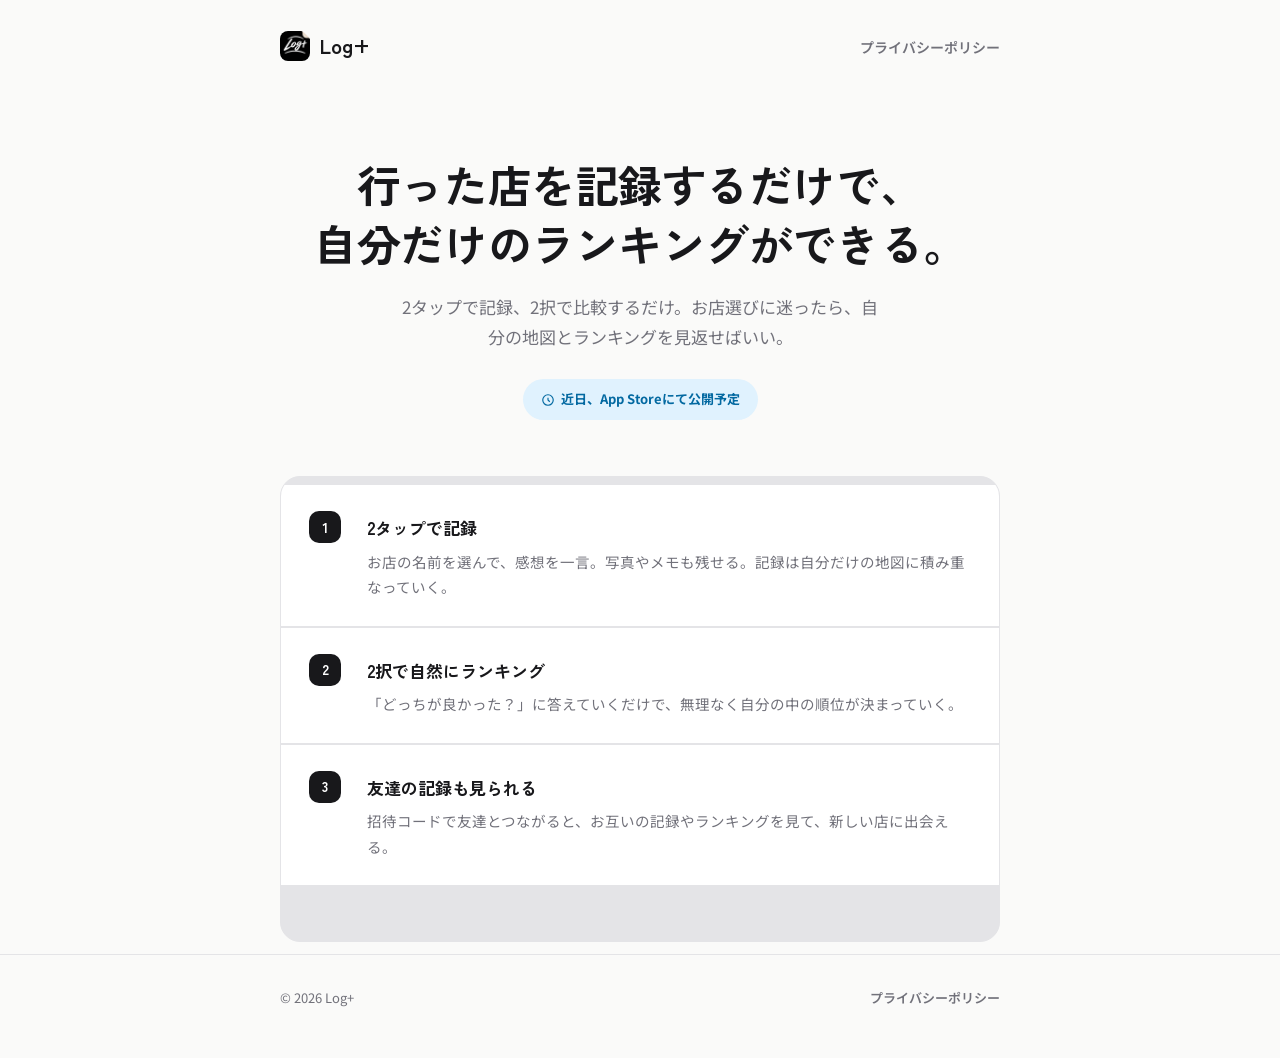
<file: index.html>
<!doctype html>
<html lang="ja">
<head>
<meta charset="utf-8" />
<meta name="viewport" content="width=device-width, initial-scale=1" />
<title>Log+ ｜ 自分だけの店の記録と地図</title>
<meta name="description" content="行った店を2タップで記録し、2択の比較で自然にランキングができる個人用マップアプリ Log+。" />
<link rel="icon" href="icon.png" />
<link rel="preconnect" href="https://fonts.googleapis.com" />
<link rel="preconnect" href="https://fonts.gstatic.com" crossorigin />
<link href="https://fonts.googleapis.com/css2?family=Zen+Kaku+Gothic+New:wght@500;700&family=Noto+Sans+JP:wght@400;500;700&display=swap" rel="stylesheet" />
<link rel="stylesheet" href="style.css" />
</head>
<body>

<header class="site-header">
  <div class="wrap">
    <div class="brand"><img src="icon.png" alt="" />Log+</div>
    <nav><a href="privacy.html">プライバシーポリシー</a></nav>
  </div>
</header>

<main>
  <section class="hero">
    <div class="wrap">
      <h1>行った店を記録するだけで、<br />自分だけのランキングができる。</h1>
      <p class="lede">
        2タップで記録、2択で比較するだけ。お店選びに迷ったら、自分の地図とランキングを見返せばいい。
      </p>
      <span class="badge">
        <svg viewBox="0 0 24 24" fill="none" stroke="currentColor" stroke-width="2"><path d="M12 8v4l3 3M21 12a9 9 0 1 1-18 0 9 9 0 0 1 18 0Z"/></svg>
        近日、App Storeにて公開予定
      </span>
    </div>
  </section>

  <section class="wrap">
    <div class="features">
      <div class="feature">
        <div class="num">1</div>
        <div>
          <h2>2タップで記録</h2>
          <p>お店の名前を選んで、感想を一言。写真やメモも残せる。記録は自分だけの地図に積み重なっていく。</p>
        </div>
      </div>
      <div class="feature">
        <div class="num">2</div>
        <div>
          <h2>2択で自然にランキング</h2>
          <p>「どっちが良かった？」に答えていくだけで、無理なく自分の中の順位が決まっていく。</p>
        </div>
      </div>
      <div class="feature">
        <div class="num">3</div>
        <div>
          <h2>友達の記録も見られる</h2>
          <p>招待コードで友達とつながると、お互いの記録やランキングを見て、新しい店に出会える。</p>
        </div>
      </div>
    </div>
  </section>
</main>

<footer class="site-footer">
  <div class="wrap">
    <span>&copy; 2026 Log+</span>
    <a href="privacy.html">プライバシーポリシー</a>
  </div>
</footer>

</body>
</html>
</file>
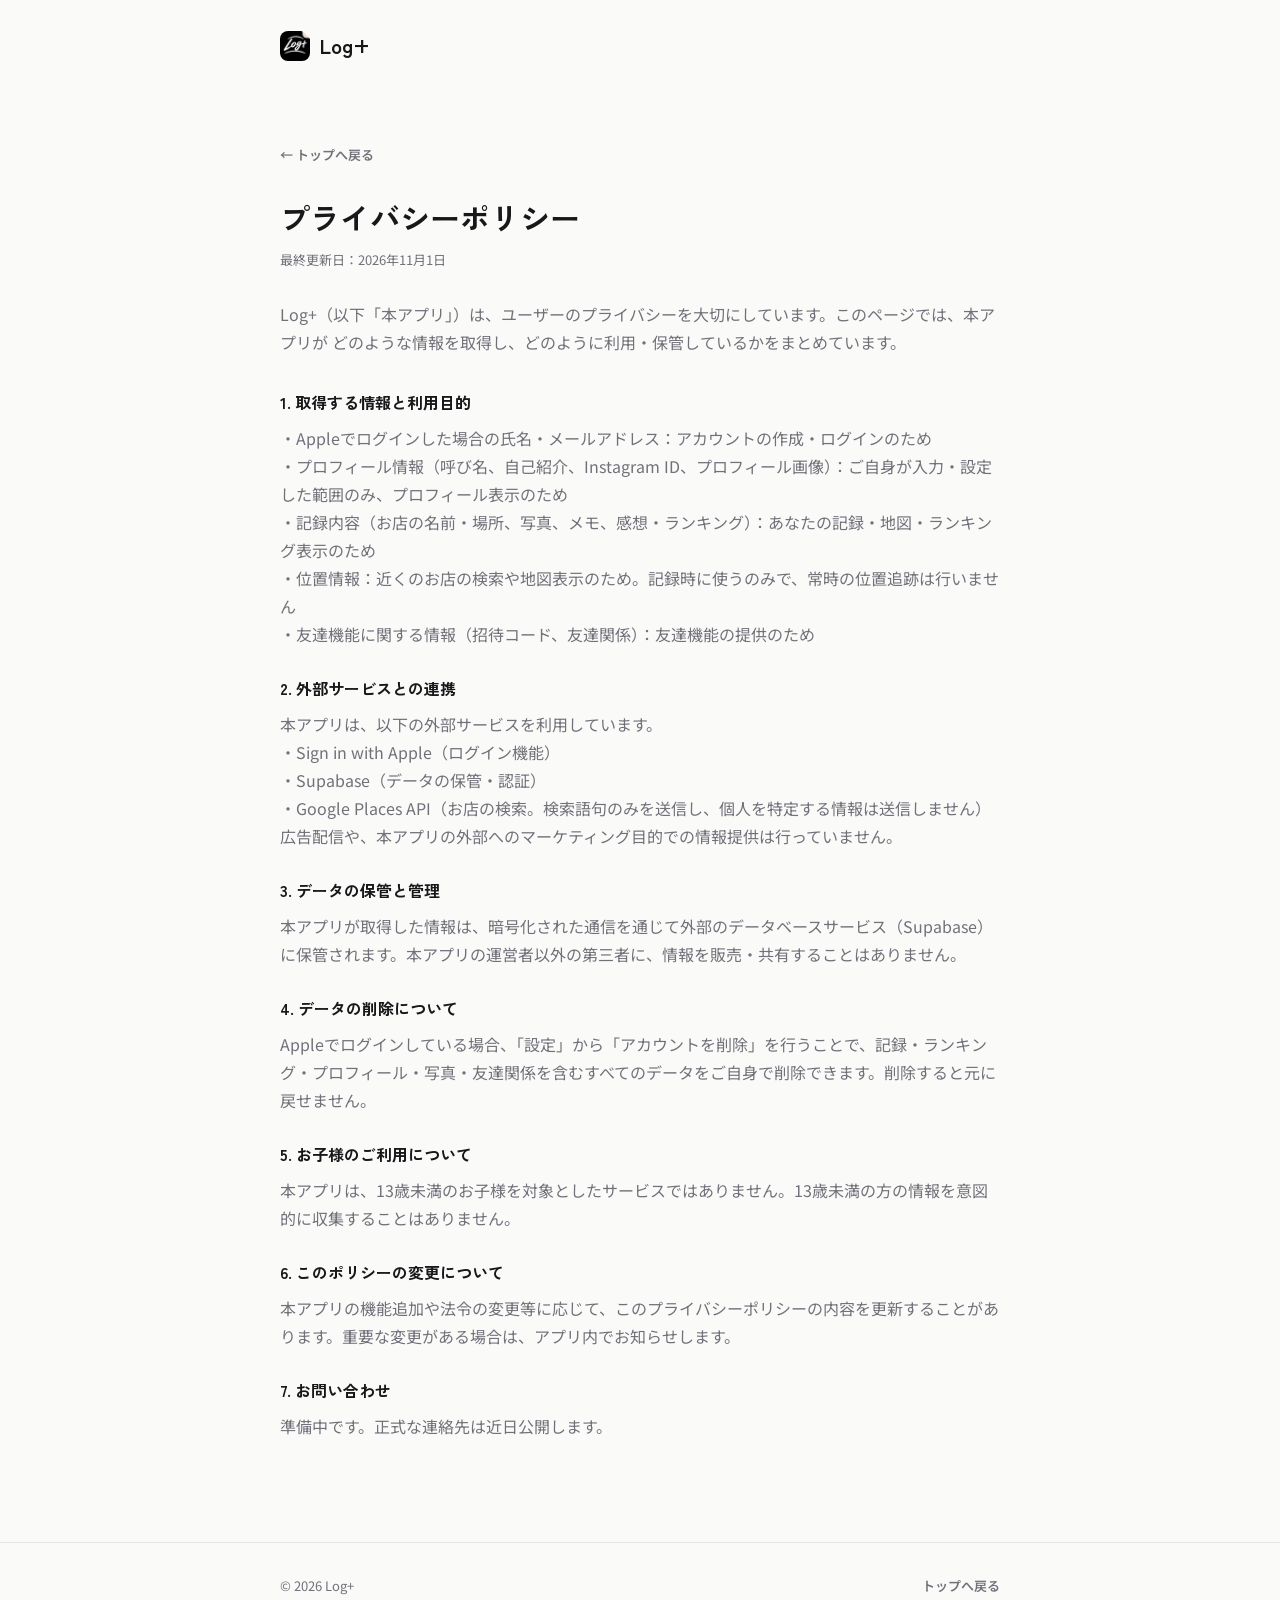
<file: privacy.html>
<!doctype html>
<html lang="ja">
<head>
<meta charset="utf-8" />
<meta name="viewport" content="width=device-width, initial-scale=1" />
<title>プライバシーポリシー ｜ Log+</title>
<meta name="description" content="Log+のプライバシーポリシー。取得する情報と利用目的、外部サービスとの連携、データの管理・削除についてまとめています。" />
<link rel="icon" href="icon.png" />
<link rel="preconnect" href="https://fonts.googleapis.com" />
<link rel="preconnect" href="https://fonts.gstatic.com" crossorigin />
<link href="https://fonts.googleapis.com/css2?family=Zen+Kaku+Gothic+New:wght@500;700&family=Noto+Sans+JP:wght@400;500;700&display=swap" rel="stylesheet" />
<link rel="stylesheet" href="style.css" />
</head>
<body>

<header class="site-header">
  <div class="wrap">
    <a class="brand" href="index.html"><img src="icon.png" alt="" />Log+</a>
  </div>
</header>

<main class="wrap doc">
  <a class="back-link" href="index.html">← トップへ戻る</a>
  <h1>プライバシーポリシー</h1>
  <p class="updated">最終更新日：2026年11月1日</p>

  <p class="intro">
    Log+（以下「本アプリ」）は、ユーザーのプライバシーを大切にしています。このページでは、本アプリが
    どのような情報を取得し、どのように利用・保管しているかをまとめています。
  </p>

  <section>
    <h2>1. 取得する情報と利用目的</h2>
    <p>・Appleでログインした場合の氏名・メールアドレス：アカウントの作成・ログインのため
・プロフィール情報（呼び名、自己紹介、Instagram ID、プロフィール画像）：ご自身が入力・設定した範囲のみ、プロフィール表示のため
・記録内容（お店の名前・場所、写真、メモ、感想・ランキング）：あなたの記録・地図・ランキング表示のため
・位置情報：近くのお店の検索や地図表示のため。記録時に使うのみで、常時の位置追跡は行いません
・友達機能に関する情報（招待コード、友達関係）：友達機能の提供のため</p>
  </section>

  <section>
    <h2>2. 外部サービスとの連携</h2>
    <p>本アプリは、以下の外部サービスを利用しています。
・Sign in with Apple（ログイン機能）
・Supabase（データの保管・認証）
・Google Places API（お店の検索。検索語句のみを送信し、個人を特定する情報は送信しません）
広告配信や、本アプリの外部へのマーケティング目的での情報提供は行っていません。</p>
  </section>

  <section>
    <h2>3. データの保管と管理</h2>
    <p>本アプリが取得した情報は、暗号化された通信を通じて外部のデータベースサービス（Supabase）に保管されます。本アプリの運営者以外の第三者に、情報を販売・共有することはありません。</p>
  </section>

  <section>
    <h2>4. データの削除について</h2>
    <p>Appleでログインしている場合、「設定」から「アカウントを削除」を行うことで、記録・ランキング・プロフィール・写真・友達関係を含むすべてのデータをご自身で削除できます。削除すると元に戻せません。</p>
  </section>

  <section>
    <h2>5. お子様のご利用について</h2>
    <p>本アプリは、13歳未満のお子様を対象としたサービスではありません。13歳未満の方の情報を意図的に収集することはありません。</p>
  </section>

  <section>
    <h2>6. このポリシーの変更について</h2>
    <p>本アプリの機能追加や法令の変更等に応じて、このプライバシーポリシーの内容を更新することがあります。重要な変更がある場合は、アプリ内でお知らせします。</p>
  </section>

  <section>
    <h2>7. お問い合わせ</h2>
    <p>準備中です。正式な連絡先は近日公開します。</p>
  </section>
</main>

<footer class="site-footer">
  <div class="wrap">
    <span>&copy; 2026 Log+</span>
    <a href="index.html">トップへ戻る</a>
  </div>
</footer>

</body>
</html>
</file>
<file: style.css>
:root {
  --bg: #fafaf9;
  --surface: #ffffff;
  --ink: #18181b;
  --muted: #71717a;
  --border: #e4e4e7;
  --accent: #0ea5e9;
  --accent-soft: #e0f2fe;
}

* {
  box-sizing: border-box;
}

html {
  -webkit-text-size-adjust: 100%;
}

body {
  margin: 0;
  background: var(--bg);
  color: var(--ink);
  font-family: "Noto Sans JP", "Hiragino Sans", sans-serif;
  line-height: 1.75;
}

.wrap {
  max-width: 760px;
  margin: 0 auto;
  padding: 0 20px;
}

a {
  color: var(--accent);
  text-decoration: none;
}

a:hover,
a:focus-visible {
  text-decoration: underline;
}

/* --- header --- */

.site-header {
  padding: 28px 0;
}

.site-header .wrap {
  display: flex;
  align-items: center;
  justify-content: space-between;
}

.brand {
  display: flex;
  align-items: center;
  gap: 10px;
  font-family: "Zen Kaku Gothic New", "Noto Sans JP", sans-serif;
  font-weight: 700;
  font-size: 20px;
  color: var(--ink);
}

.brand img {
  width: 30px;
  height: 30px;
  border-radius: 8px;
  display: block;
}

.site-header nav a {
  color: var(--muted);
  font-size: 14px;
  font-weight: 600;
}

/* --- hero --- */

.hero {
  padding: 64px 0 56px;
  text-align: center;
}

.hero h1 {
  font-family: "Zen Kaku Gothic New", "Noto Sans JP", sans-serif;
  font-weight: 700;
  font-size: clamp(28px, 6vw, 44px);
  line-height: 1.35;
  letter-spacing: -0.01em;
  margin: 0 0 18px;
  text-wrap: balance;
}

.hero p.lede {
  color: var(--muted);
  font-size: clamp(15px, 2.6vw, 17px);
  max-width: 480px;
  margin: 0 auto;
}

.badge {
  display: inline-flex;
  align-items: center;
  gap: 6px;
  margin-top: 28px;
  padding: 9px 18px;
  border-radius: 999px;
  background: var(--accent-soft);
  color: #0369a1;
  font-size: 13px;
  font-weight: 700;
}

.badge svg {
  width: 14px;
  height: 14px;
}

.cta-button {
  display: inline-flex;
  align-items: center;
  justify-content: center;
  margin-top: 28px;
  padding: 15px 36px;
  border-radius: 999px;
  background: var(--accent);
  color: #fff;
  font-weight: 700;
  font-size: 15px;
}

.cta-button:hover,
.cta-button:focus-visible {
  background: #0284c7;
  text-decoration: none;
}

/* --- features --- */

.features {
  padding: 8px 0 56px;
  display: grid;
  gap: 2px;
  background: var(--border);
  border: 1px solid var(--border);
  border-radius: 20px;
  overflow: hidden;
}

.feature {
  background: var(--surface);
  padding: 26px 28px;
  display: grid;
  grid-template-columns: 40px 1fr;
  gap: 18px;
  align-items: start;
}

.feature .num {
  width: 32px;
  height: 32px;
  border-radius: 10px;
  background: var(--ink);
  color: var(--surface);
  display: flex;
  align-items: center;
  justify-content: center;
  font-weight: 700;
  font-size: 14px;
  font-family: "Zen Kaku Gothic New", sans-serif;
}

.feature h2 {
  font-family: "Zen Kaku Gothic New", "Noto Sans JP", sans-serif;
  font-size: 17px;
  font-weight: 700;
  margin: 2px 0 6px;
}

.feature p {
  margin: 0;
  color: var(--muted);
  font-size: 14.5px;
}

/* --- footer --- */

.site-footer {
  padding: 32px 0 48px;
  border-top: 1px solid var(--border);
  margin-top: 12px;
}

.site-footer .wrap {
  display: flex;
  flex-wrap: wrap;
  gap: 12px 24px;
  align-items: center;
  justify-content: space-between;
  color: var(--muted);
  font-size: 13px;
}

.site-footer a {
  color: var(--muted);
  font-weight: 600;
}

/* --- privacy page --- */

.doc {
  /* paddingの一括指定だと.wrapの左右paddingを上書きしてしまうため、上下だけ指定する */
  padding-top: 48px;
  padding-bottom: 64px;
}

.doc h1 {
  font-family: "Zen Kaku Gothic New", "Noto Sans JP", sans-serif;
  font-size: clamp(24px, 5vw, 30px);
  margin: 0 0 6px;
}

.doc .updated {
  color: var(--muted);
  font-size: 13px;
  margin: 0 0 28px;
}

.doc .intro {
  color: var(--muted);
  margin-bottom: 32px;
}

.doc section {
  margin-bottom: 26px;
}

.doc section h2 {
  font-family: "Zen Kaku Gothic New", "Noto Sans JP", sans-serif;
  font-size: 16px;
  font-weight: 700;
  margin: 0 0 8px;
}

.doc section p {
  margin: 0;
  color: var(--muted);
  white-space: pre-line;
}

.back-link {
  display: inline-block;
  margin-bottom: 24px;
  font-size: 13px;
  font-weight: 600;
  color: var(--muted);
}

@media (max-width: 560px) {
  .feature {
    padding: 22px 20px;
  }
}
</file>
